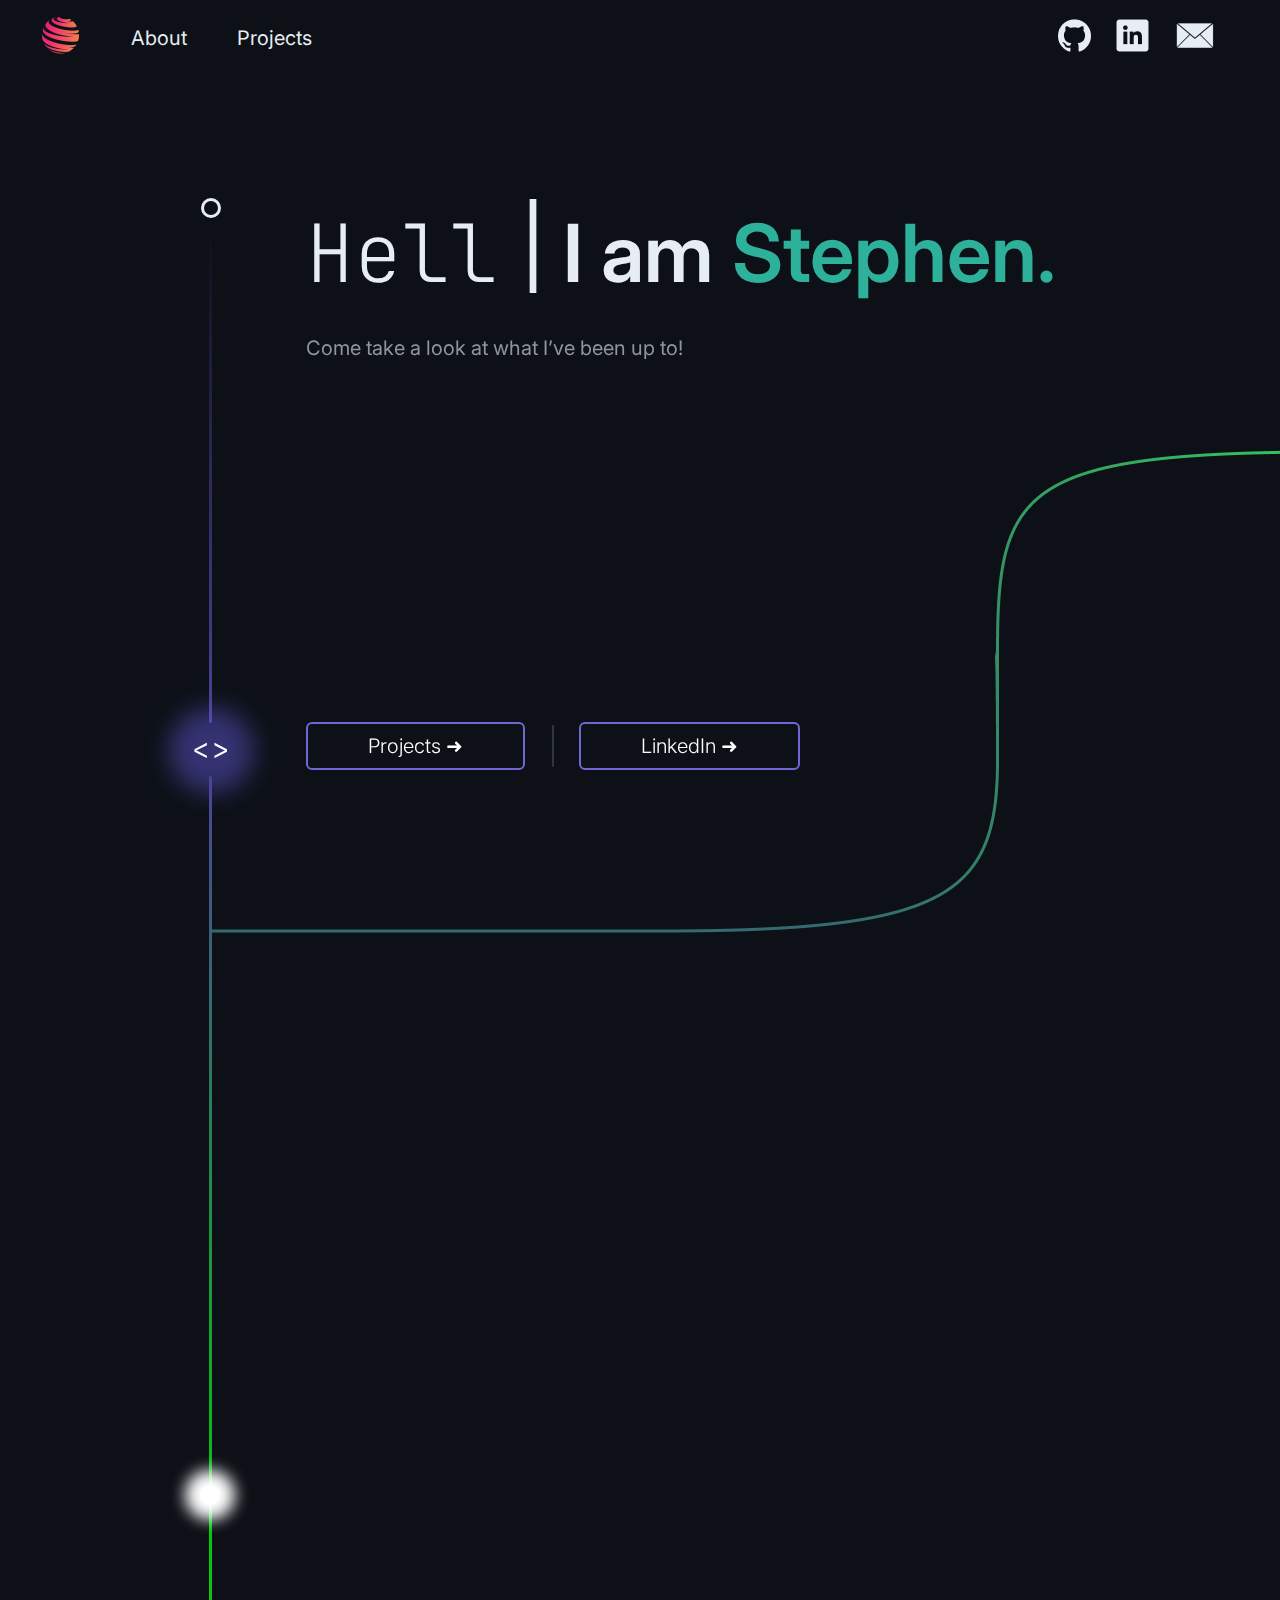
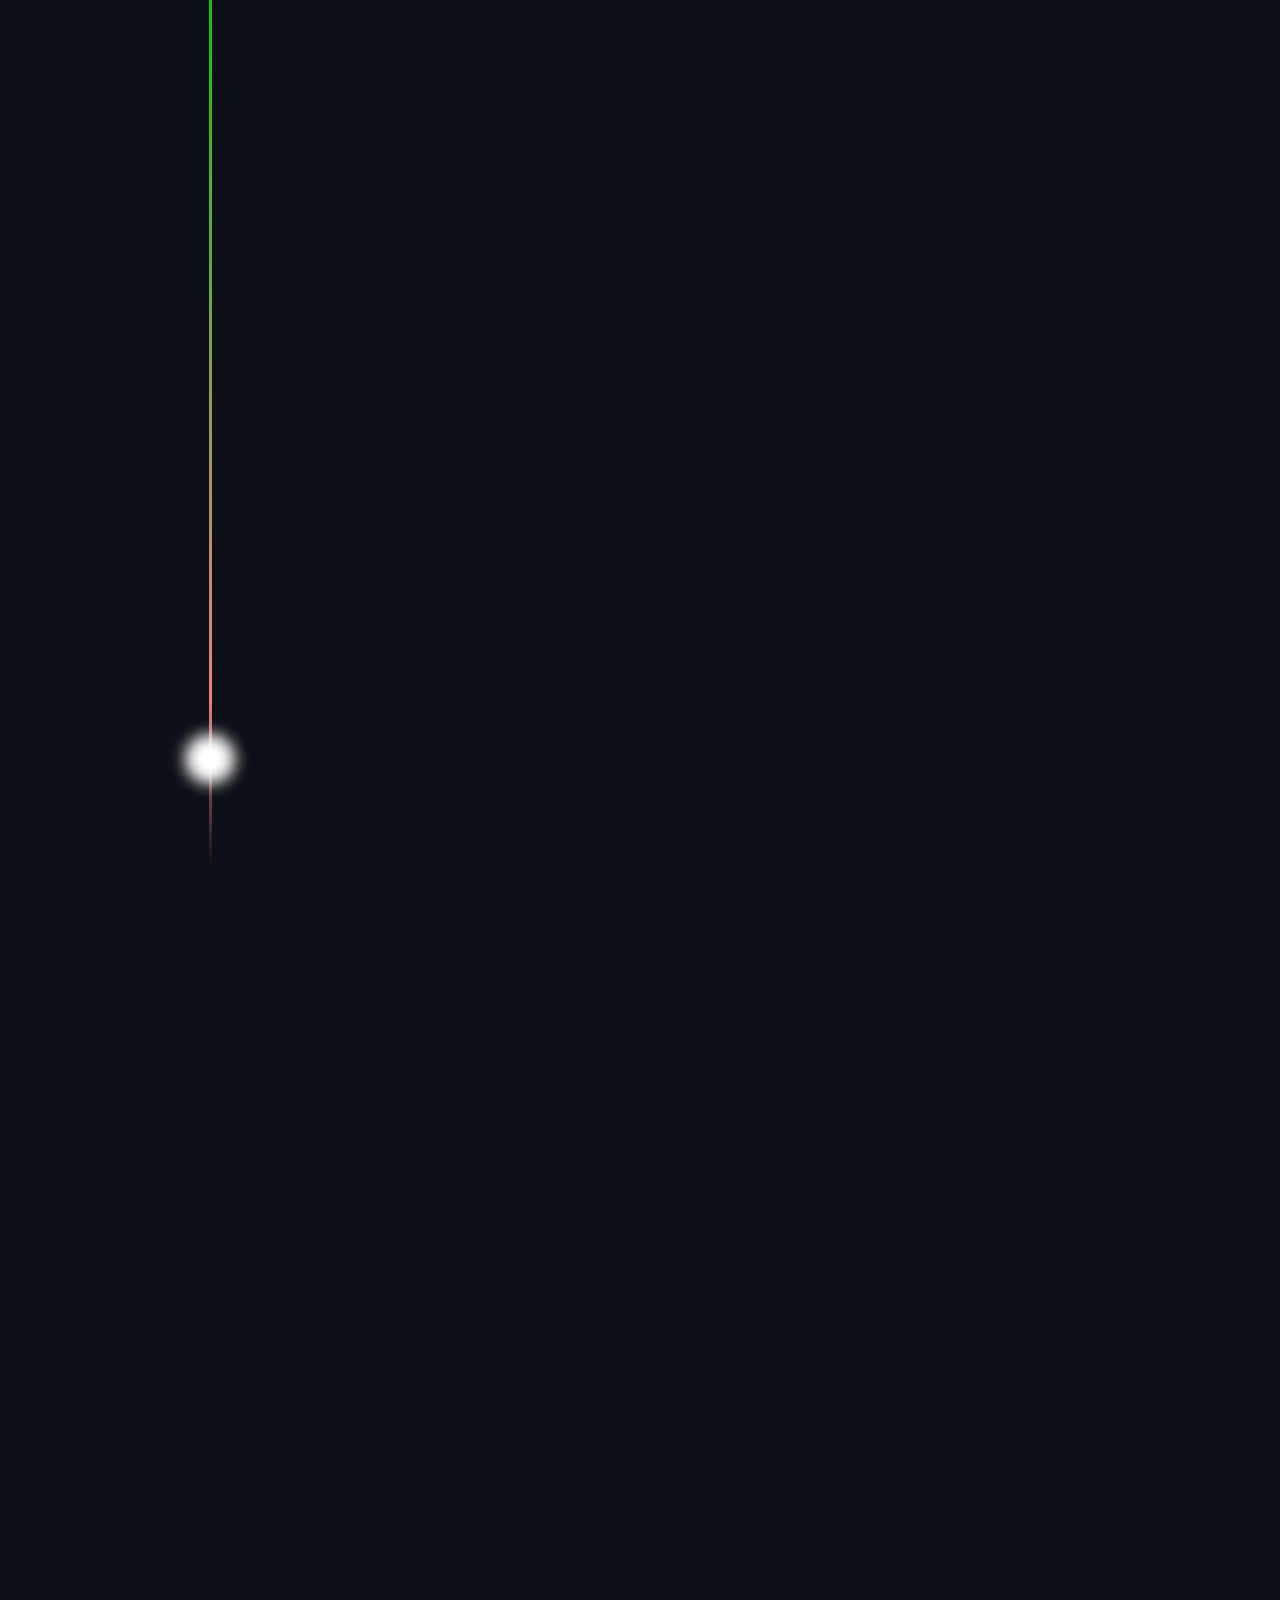
<file: index.html>
<!DOCTYPE html>
<html lang="en">
<head>
    <meta charset="UTF-8">
    <meta name="viewport" content="width=device-width, initial-scale=1.0">
    <title>Stephen's Zen Garden</title>
    <link rel="preconnect" href="https://fonts.googleapis.com">
    <link rel="preconnect" href="https://fonts.gstatic.com" crossorigin>
    <link href="https://fonts.googleapis.com/css2?family=Inter:wght@100..900&display=swap" rel="stylesheet">
    <link rel="icon" href="images/favicon.ico" type="image/x-icon">
    <link href="https://fonts.googleapis.com/css2?family=JetBrains+Mono:ital,wght@0,100..800;1,100..800&display=swap" rel="stylesheet">
    <link href="https://unpkg.com/aos@2.3.1/dist/aos.css" rel="stylesheet">
    <link rel="stylesheet" href="styles.css">
</head>
<body>
  <!--Navigation Bar-->
  <header class="header">
    <nav class="navbar">
      <div class = "left">
        <a href="index.html" class="logo">
          <img src="images/websitelogo.png">
        </a>
        <a href="#scrollaboutme">About</a>
        <a href="#scrollprojects">Projects</a>
      </div>

      <div class = "right">
        <a href="https://github.com/realstephendong" target="_blank" class ="right1">
          <img src="images/githublogo.png">
        </a>
        <a href="https://www.linkedin.com/in/stephen-dong/" target="_blank" class="right2">
          <img src="images/linkedin.png">
        </a>
        <a href="mailto:realstephendong@gmail.com" class="right3">
          <img src="images/emaillogo.png">
        </a>
      </div>
    </nav>
  </header>
  
  <!--Webpage begins-->
  <main>
    <div class="homepage" id="scrollhomepage">
      <!--Homepage title-->
      <h1 data-aos="fade-right" data-aos-duration="1000">
        <span id="typewriter"></span>
        <span id="cursor">|</span><span id="iam">I am </span><span id="name">Stephen.</span>
      </h1>
      <br>
      <p id="titlebody" data-aos="fade-right" data-aos-duration="1000">
        Come take a look at what I’ve been up to!
      </p>

      <!--Homepage Projects and Linkedin Button-->
      <div class="homebuttoncontainer" data-aos="fade-right" data-aos-duration="1000">
        <a href="#scrollprojects" class="glowbtn">Projects <span class="arrow">➜</span></a>
        <div class="btnseparator"></div>  
        <a href="https://www.linkedin.com/in/stephen-dong/" class="glowbtn">LinkedIn <span class="arrow">➜</span></a>
      </div>
      
      <!--About me-->
      <div class="aboutme" data-aos="fade-right" data-aos-duration="1500">
        <h1>About Me</h1>
        <p><br><br>Greetings!<br><br>
          I'm Stephen Dong, an 18-year-old from Canada, currently studying <span id='bold'>Computer Engineering</span> 
          at the <span id='bold'>University of Waterloo...</span> <br><br>
        </p>

        <a href='about.html' class="glowbtn">Read more <span class="arrow">➜</span></a>
      </div>

      <!--Projects-->
      <div class="projects" data-aos="fade-right" data-aos-duration="1500">
        <h1>Projects</h1>
          <div class="project1container">
            <a href="projects.html">
              <img id="resize" src="images/project1.png">
            </a>

            <div class="project1textcontainer">
              <h2>OncoAlert</h2>

              <p>A <span id="bold">cancer detection</span> machine learning app that detects <span id="bold">brain, breast, kidney, and oral cancer</span> based off user uploaded medical scans!</p>
              
              <a href="projects.html" class="glowbtn">See more <span class="arrow">➜</span></a>
            </div>
          </div>
      </div>
    </div>


    <!--Sidebar-->
    <div class="sidebar">
      <div id="bar1">
        <div class="barcircle"></div>
        <div class="bar1" data-aos="fade-down" data-aos-duration="1500"></div>
      </div>
    
      <div id="buttoncontainer">
        <div class="sidebarbutton"></div>
        <a class="btntext">&lt;&gt;</a>
      </div>

      <div class="bar2" data-aos="fade-up" data-aos-duration="1500"></div>

      <div class="decoimage" data-aos="fade-up" data-aos-duration="1500">
        <img src="images/deco1.png">
      </div>

      <!--About me bubble-->
      <div class="aboutmebubble" id="scrollaboutme"></div>

      <!--Projects bubble-->
      <div class="projectsbubble" id="scrollprojects"></div>
    </div>

    <!--Footer begins-->
    <footer class="footer" data-aos="fade-up" data-aos-duration="500">
      <div>
        <h1 class="foottitle">Let's get in touch.</h1>
        <p class="footpara">Now that you know me, let me get to know you!</p>
        <div class="footerbtncontainer">
          <a href="https://github.com/realstephendong" target="_blank" class="glowbtn">Github <span class="arrow">➜</span></a>
          <div class="footbtnseparator"></div>
          <a href="https://www.linkedin.com/in/stephen-dong/" target="_blank" class="glowbtn">LinkedIn <span class="arrow">➜</span></a>
          <div class="footbtnseparator"></div>
          <a href="mailto:realstephendong@gmail.com" class="glowbtn">Email <span class="arrow">➜</span></a>
        </div>
        <p class="footpara2">Coded and designed by Stephen Dong</p>
      </div>
    </footer>
  </main>
  
  <!--Scripts-->
  <script src="typinganimation.js"></script>
  <script src="https://unpkg.com/aos@2.3.1/dist/aos.js"></script>
        <script>
            document.querySelector('html').classList.remove('no-js');
            if (!window.Cypress) {
              const scrollCounter = document.querySelector('.js-scroll-counter');
      
              AOS.init({
                mirror: true
              });
      
              document.addEventListener('aos:in', function(e) {
                console.log('in!', e.detail);
              });
      
              window.addEventListener('scroll', function() {
                scrollCounter.innerHTML = window.pageYOffset;
              });
            }
          </script>
  <script>
    document.addEventListener('DOMContentLoaded', function() {
    document.querySelectorAll('a[href^="#"]').forEach(anchor => {
      anchor.addEventListener('click', function(e) {
        e.preventDefault();

        const targetId = this.getAttribute('href').substring(1);
        const targetElement = document.getElementById(targetId);
        const headerOffset = 160; 
        const elementPosition = targetElement.getBoundingClientRect().top;
        const offsetPosition = elementPosition + window.pageYOffset - headerOffset;

        window.scrollTo({
          top: offsetPosition,
          behavior: 'smooth'
        });
      });
    });
  });
  </script>
</body>
</html>
</file>
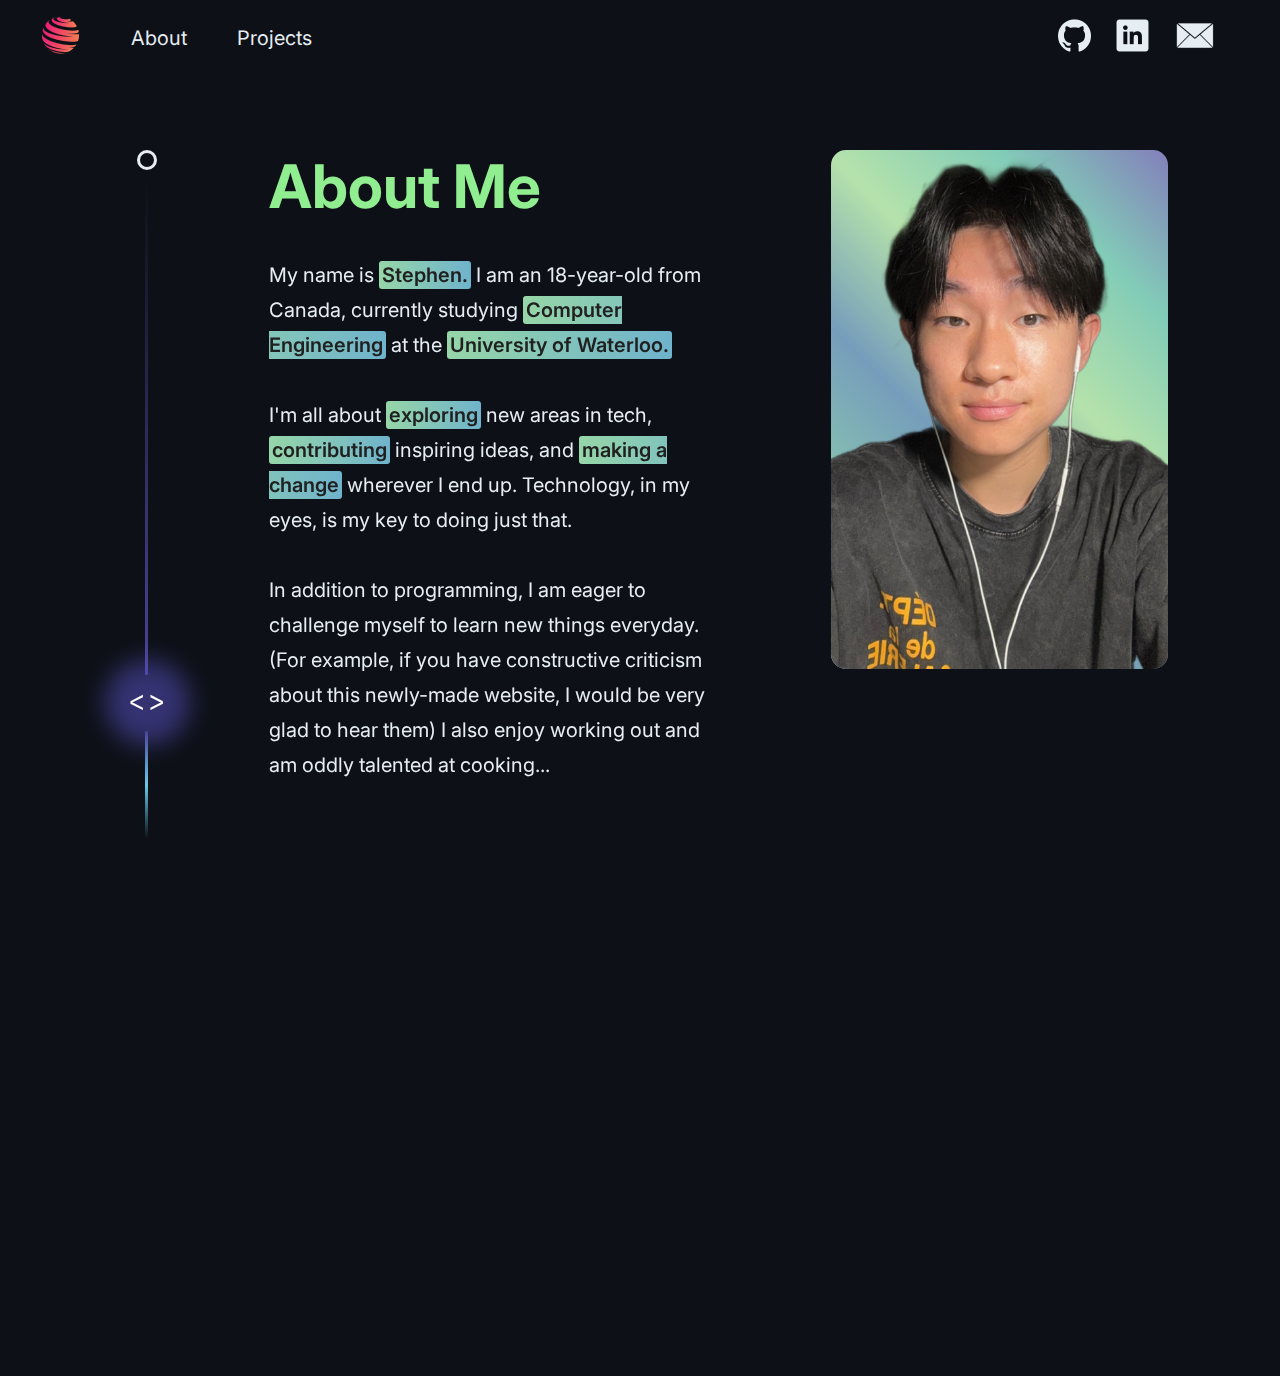
<file: about.html>
<!DOCTYPE html>
<html lang="en">
<head>
    <meta charset="UTF-8">
    <meta name="viewport" content="width=device-width, initial-scale=1.0">
    <title>About Me</title>
    <link rel="preconnect" href="https://fonts.googleapis.com">
    <link rel="preconnect" href="https://fonts.gstatic.com" crossorigin>
    <link href="https://fonts.googleapis.com/css2?family=Inter:wght@100..900&display=swap" rel="stylesheet">
    <link rel="icon" href="images/favicon.ico" type="image/x-icon">
    <link href="https://fonts.googleapis.com/css2?family=JetBrains+Mono:ital,wght@0,100..800;1,100..800&display=swap" rel="stylesheet">
    <link href="https://unpkg.com/aos@2.3.1/dist/aos.css" rel="stylesheet">
    <link rel="stylesheet" href="aboutstyles.css">
</head>
<body>
  <!--Navigation Bar-->
  <header class="header">
    <nav class="navbar">
      <div class = "left">
        <a href="index.html" class="logo">
          <img src="images/websitelogo.png">
        </a>
        <a href="about.html">About</a>
        <a href="projects.html">Projects</a>
      </div>

      <div class = "right">
        <a href="https://github.com/realstephendong" target="_blank" class ="right1">
          <img src="images/githublogo.png">
        </a>
        <a href="https://www.linkedin.com/in/stephen-dong/" target="_blank" class="right2">
          <img src="images/linkedin.png">
        </a>
        <a href="mailto:realstephendong@gmail.com" class="right3">
          <img src="images/emaillogo.png">
        </a>
      </div>
    </nav>
  </header>
  
  <!--Webpage begins-->
  <main>
    <div class="aboutmepage" data-aos="fade-right" data-aos-duration="1000">
      <!--Sidebar-->
      <div class="sidebar">
        <div id="bar1">
          <div class="barcircle"></div>
          <div class="bar1" data-aos="fade-down" data-aos-duration="1500"></div>
        </div>
      
        <div id="buttoncontainer"> 
          <div class="sidebarbutton"></div>
          <a class="btntext">&lt;&gt;</a>
        </div>

        <div class="bar2" data-aos="fade-up" data-aos-duration="1500"></div>
      </div>

      <!--About me section begins-->
      <div>
        <div class="aboutrow" data-aos="fade-right" data-aos-duration="1000">
          <div class="column desc" data-aos="zoom-in">
              <h1 id="abouttitle">About Me</h1>
              <p>
                My name is <span id="bold">Stephen.</span> I am an 18-year-old from Canada, currently studying 
                <span id="bold">Computer Engineering</span> at the <span id="bold">University of Waterloo.</span>
              <br> <br>
              I'm all about <span id="bold">exploring</span> new areas in tech, <span id="bold">contributing</span> inspiring ideas, and <span id="bold">making a change</span> wherever I end up. 
                Technology, in my eyes, is my key to doing just that. 
              <br><br> In addition to programming, I am eager to challenge myself to learn new things 
                everyday. (For example, if you have constructive criticism about this newly-made website, I would be very glad to hear them) I 
                also enjoy working out and am oddly talented at cooking...
              </p>
          </div>
          <div class="column image">
              <img src="images/descpic.png" />
          </div>
        </div>
      </div>
    
      
    </div>
    
    <!--Footer begins-->
    <footer class="footer" data-aos="fade-up" data-aos-duration="500">
      <div>
        <h1 class="foottitle">Let's get in touch.</h1>
        <p class="footpara">Now that you know me, let me get to know you!</p>
        <div class="footerbtncontainer">
          <a href="https://github.com/realstephendong" target="_blank" class="glowbtn">Github <span class="arrow">➜</span></a>
          <div class="footbtnseparator"></div>
          <a href="https://www.linkedin.com/in/stephen-dong/" target="_blank" class="glowbtn">LinkedIn <span class="arrow">➜</span></a>
          <div class="footbtnseparator"></div>
          <a href="mailto:realstephendong@gmail.com" class="glowbtn">Email <span class="arrow">➜</span></a>
        </div>
        <p class="footpara2">Coded and designed by Stephen Dong</p>
      </div>
    </footer>
  </main>

  
  
  <!--Scripts-->
  <script src="https://unpkg.com/aos@2.3.1/dist/aos.js"></script>
        <script>
            document.querySelector('html').classList.remove('no-js');
            if (!window.Cypress) {
              const scrollCounter = document.querySelector('.js-scroll-counter');
      
              AOS.init({
                mirror: true
              });
      
              document.addEventListener('aos:in', function(e) {
                console.log('in!', e.detail);
              });
      
              window.addEventListener('scroll', function() {
                scrollCounter.innerHTML = window.pageYOffset;
              });
            }
          </script>
  <script>
    document.addEventListener('DOMContentLoaded', function() {
    document.querySelectorAll('a[href^="#"]').forEach(anchor => {
      anchor.addEventListener('click', function(e) {
        e.preventDefault();

        const targetId = this.getAttribute('href').substring(1);
        const targetElement = document.getElementById(targetId);
        const headerOffset = 200; 
        const elementPosition = targetElement.getBoundingClientRect().top;
        const offsetPosition = elementPosition + window.pageYOffset - headerOffset;

        window.scrollTo({
          top: offsetPosition,
          behavior: 'smooth'
        });
      });
    });
  });
  </script>
</body>
</html>
</file>
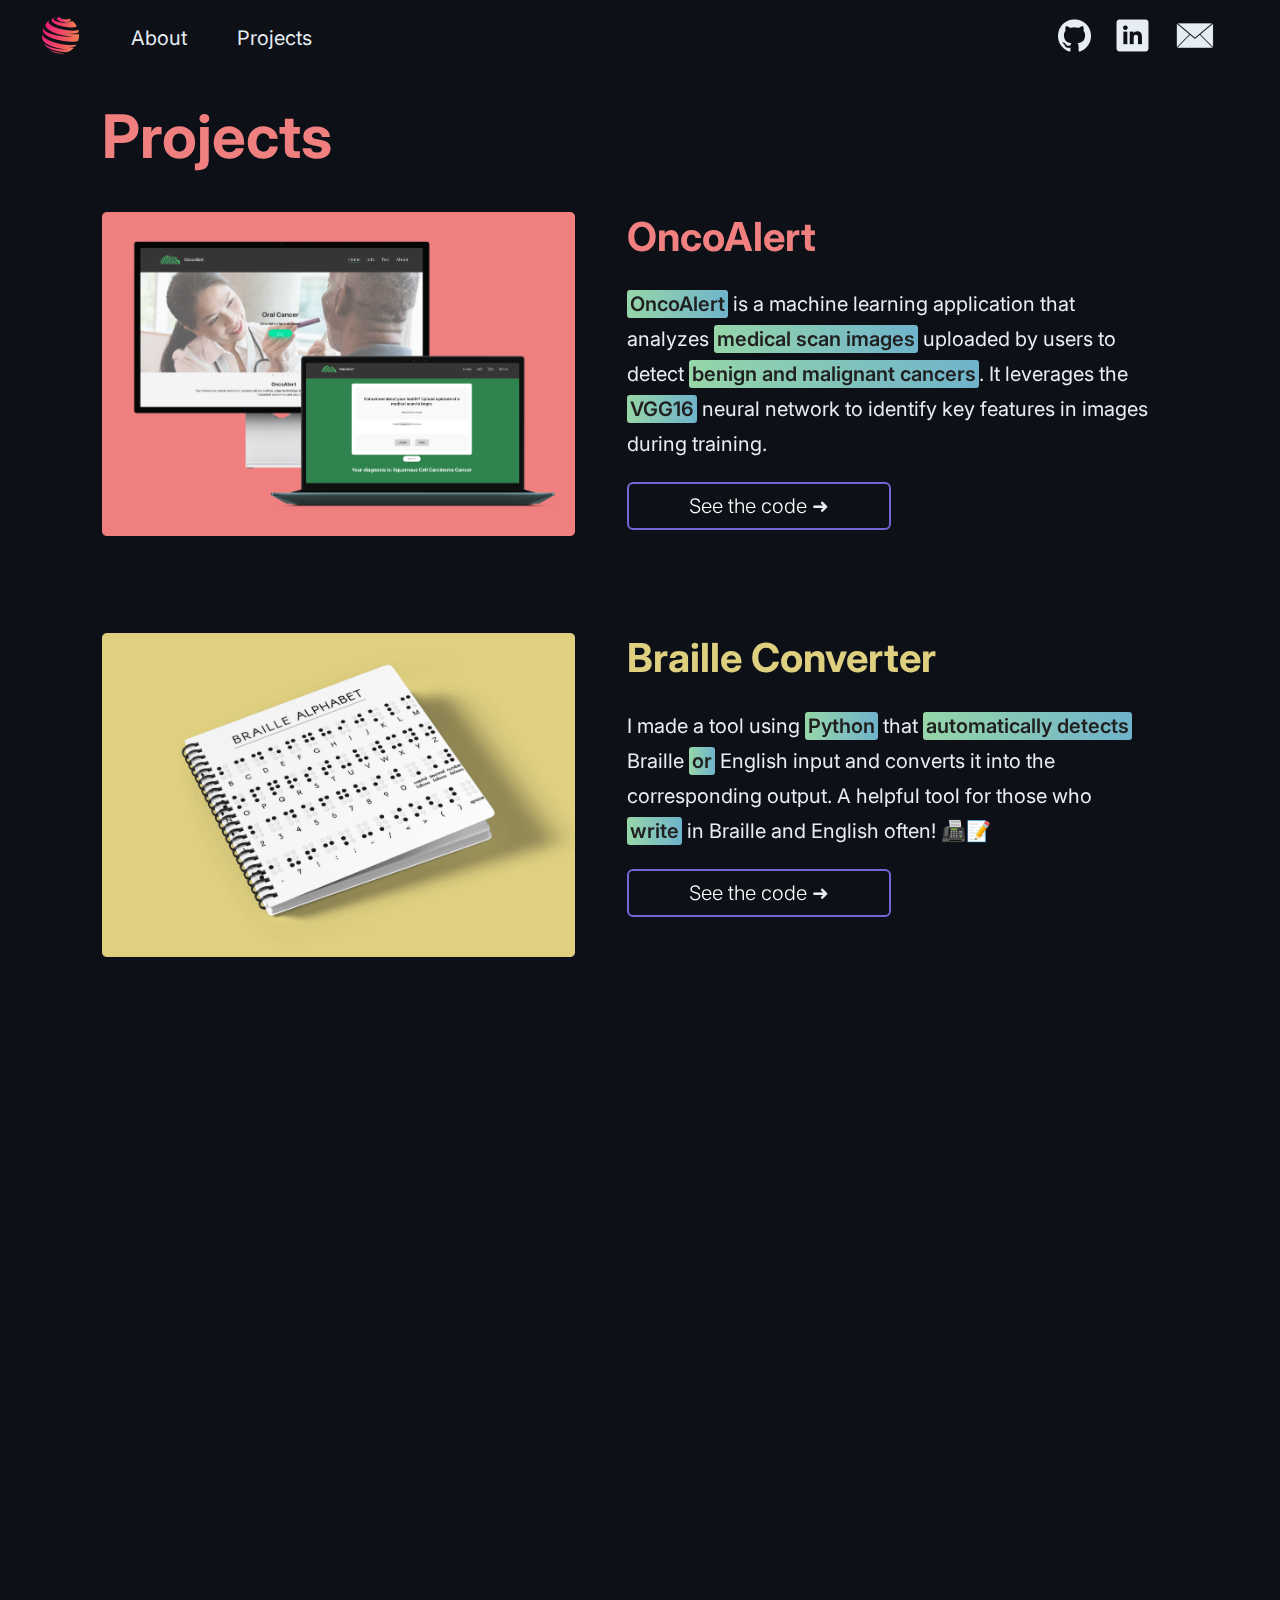
<file: projects.html>
<!DOCTYPE html>
<html lang="en">
<head>
    <meta charset="UTF-8">
    <meta name="viewport" content="width=device-width, initial-scale=1.0">
    <title>Projects</title>
    <link rel="preconnect" href="https://fonts.googleapis.com">
    <link rel="preconnect" href="https://fonts.gstatic.com" crossorigin>
    <link href="https://fonts.googleapis.com/css2?family=Inter:wght@100..900&display=swap" rel="stylesheet">
    <link rel="icon" href="images/favicon.ico" type="image/x-icon">
    <link href="https://fonts.googleapis.com/css2?family=JetBrains+Mono:ital,wght@0,100..800;1,100..800&display=swap" rel="stylesheet">
    <link href="https://unpkg.com/aos@2.3.1/dist/aos.css" rel="stylesheet">
    <link rel="stylesheet" href="projectsstyles.css">
</head>
<body>
  <!--Navigation Bar-->
  <header class="header">
    <nav class="navbar">
      <div class = "left">
        <a href="index.html" class="logo">
          <img src="images/websitelogo.png">
        </a>
        <a href="about.html">About</a>
        <a href="projects.html">Projects</a>
      </div>

      <div class = "right">
        <a href="https://github.com/realstephendong" target="_blank" class ="right1">
          <img src="images/githublogo.png">
        </a>
        <a href="https://www.linkedin.com/in/stephen-dong/" target="_blank" class="right2">
          <img src="images/linkedin.png">
        </a>
        <a href="mailto:realstephendong@gmail.com" class="right3">
          <img src="images/emaillogo.png">
        </a>
      </div>
    </nav>
  </header>
  
  <!--Projects main begins-->
  <main>
    <div class="projtitle">
      <h1 class="projrow" data-aos="fade-right" data-aos-duration="1000">
        Projects
      </h1>
    </div>

    <div class="projects">

      <div class="projrow" data-aos="fade-right" data-aos-duration="1000">
        <div class="column desc" data-aos="zoom-in">
            <h1 id="proj1">OncoAlert</h1>
            <p>
              <span id="bold">OncoAlert</span> is a machine learning application that analyzes <span id="bold">medical scan images</span> uploaded by users to detect <span id="bold">benign and malignant cancers</span>. It leverages the <span id="bold">VGG16</span> neural network to identify key features in images during training.</p>
            <a href="https://github.com/realstephendong/OncoAlert" target="_blank" class="glowbtn">See the code <span class="arrow">➜</span></a>
        </div>
        <div class="column image">
            <img src="images/project1.png" />
        </div>
      </div>

      <div class="projrow" data-aos="fade-right" data-aos-duration="1000">
        <div class="column desc" data-aos="zoom-in">
            <h1 id="proj4">Braille Converter</h1>
            <p>
              <p>
                I made a tool using <span id="bold">Python</span> that <span id="bold">automatically detects</span> Braille <span id="bold">or</span> English input and converts it into the corresponding output. A helpful tool for those who <span id="bold">write</span> in Braille and English often! 📠📝
              </p>
            <a href="https://github.com/realstephendong/Braille-Converter" target="_blank" class="glowbtn">See the code <span class="arrow">➜</span></a>
        </div>
        <div class="column image">
            <img src="images/project4.png" />
        </div>
      </div>

      <div class="projrow" data-aos="fade-right" data-aos-duration="1000">
          <div class="column desc" data-aos="zoom-in">
              <h1 id="proj2">SuperMario in Java</h1>
              <p>
                A <span id="bold">SuperMario game</span> made entirely using Java and it's <span id="bold">GUI capabilities.</span>
                Players can select between three levels and two characters. <span id="bold">(Mario and Luigi)</span><br><br>Psssst... There’s a secret level somewhere!
              </p>
              <a href="https://github.com/realstephendong/supermario" target="_blank" class="glowbtn">See the code <span class="arrow">➜</span></a>
          </div>
          <div class="column image">
              <img src="images/project2.png" />
          </div>
      </div>

      <div class="projrow" data-aos="fade-right" data-aos-duration="1000">
        <div class="column desc" data-aos="zoom-in">
            <h1 id="proj3">StepCode Education GUI</h1>
            <p>
              This <span id="bold">interactive GUI</span> made in Java guides users through the fundamentals of <span id="bold">Java's classes and objects,</span> and includes a final test with a certificate upon completion.
            </p>
            <a href="https://github.com/realstephendong/stepcode-educational-GUI" target="_blank" class="glowbtn">See the code <span class="arrow">➜</span></a>
        </div>
        <div class="column image">
            <img src="images/project3.png" />
        </div>
      </div>

      
    </div>
      

    <!--Footer begins-->
    <footer class="footer" data-aos="fade-up" data-aos-duration="500">
      <div>
        <h1 class="foottitle">Let's get in touch.</h1>
        <p class="footpara">Now that you know me, let me get to know you!</p>
        <div class="footerbtncontainer">
          <a href="https://github.com/realstephendong" target="_blank" class="glowbtn">Github <span class="arrow">➜</span></a>
          <div class="footbtnseparator"></div>
          <a href="https://www.linkedin.com/in/stephen-dong/" target="_blank" class="glowbtn">LinkedIn <span class="arrow">➜</span></a>
          <div class="footbtnseparator"></div>
          <a href="mailto:realstephendong@gmail.com" class="glowbtn">Email <span class="arrow">➜</span></a>
        </div>
        <p class="footpara2">Coded and designed by Stephen Dong</p>
      </div>
    </footer>
  </main>
  
  <!--Scripts-->
  <script src="https://unpkg.com/aos@2.3.1/dist/aos.js"></script>
        <script>
            document.querySelector('html').classList.remove('no-js');
            if (!window.Cypress) {
              const scrollCounter = document.querySelector('.js-scroll-counter');
      
              AOS.init({
                mirror: true
              });
      
              document.addEventListener('aos:in', function(e) {
                console.log('in!', e.detail);
              });
      
              window.addEventListener('scroll', function() {
                scrollCounter.innerHTML = window.pageYOffset;
              });
            }
          </script>
  <script>
    document.addEventListener('DOMContentLoaded', function() {
    document.querySelectorAll('a[href^="#"]').forEach(anchor => {
      anchor.addEventListener('click', function(e) {
        e.preventDefault();

        const targetId = this.getAttribute('href').substring(1);
        const targetElement = document.getElementById(targetId);
        const headerOffset = 200; 
        const elementPosition = targetElement.getBoundingClientRect().top;
        const offsetPosition = elementPosition + window.pageYOffset - headerOffset;

        window.scrollTo({
          top: offsetPosition,
          behavior: 'smooth'
        });
      });
    });
  });
  </script>
</body>
</html>
</file>
<file: styles.css>
* {
  margin: 0;
  padding: 0;
  box-sizing: border-box; 
  font-family: 'Inter', sans-serif;
  font-size: 20px;
  scroll-behavior: smooth;
}

body {
  min-height: 100vh;
  background: #0D1117;
  overflow-x: hidden;
} 

#bold {
  font-weight: 600;
  color: rgb(32, 32, 32);
  background-image: linear-gradient(to right, #96d6a8, #6fb3cc);
  border-radius: 3px;
  padding: 3px;
  padding-top: 2px;
  padding-bottom: 2px;
}

.header {
  position: fixed;
  top: 0;
  left: 0;
  width: 100%;
  padding: 15px 40px;
  background: #0D1117;
  justify-content: space-between;
  z-index: 100;
}

.navbar {
  color: #E6EDF3;
  font-size: 10px;
  display: flex;
  justify-content: space-between;
  align-items: center;
  padding: 0px;
}

.left, .right {
  display: flex;
  align-items: center;
}

.left a {
  color: #E6EDF3;
  text-decoration: none;
  border-radius: 4px;
  margin-right: 50px; /* Adjust spacing between links */
  transition: 0.2s ease;
}

.left .logo:hover {
  opacity:0.7
  
}

.right a {
  border-radius: 4px;
  margin-right: 25px;
  transition: 0.2s ease;
}

.left a:hover {
  color: #B2BCC3;
  border-radius: 4px;
}

.right .right1 {
  border-radius: 4px;
}

.right .right1:hover,.right .right2:hover,.right .right3:hover   {
  opacity: 0.7;
} 

/*Main Page Begins*/

.homepage {
  height: 100%;
  display: flex;
  flex-direction: column;
  padding-right: 60px;
  padding-left: 50px;
  padding-top: 20vh;
  width: 80%;
  float:right;
  text-align: left;
  color: #8D96A0;
}

#name {
  font-size: 80px;
  font-weight:600;
  color: #2DB19B;
}
#iam {
  font-size:80px;
  font-weight: 600;
  color: #E6EDF3;
}
#titlebody {
  font-size: 20px;
  font-weight: 400;
}

#typewriter {
  font-family: "Jetbrains Mono", monospace;
  font-weight: 200;
  font-size: 80px;
  color: #E6EDF3;
}

#cursor {
  font-family: "Jetbrains Mono", monospace;
  font-weight: 200;
  font-size: 100px;
  color: #E6EDF3;
  animation: blink .7s linear infinite;
}

@keyframes blink {
  0% {
    opacity:100;
  }
  50% {
    opacity: 0%;
  }
}

/*Sidebar Begins*/
.sidebar {
  height: 360vh;
  width: 15vw;
  display: flex;
  flex-direction: column;
  justify-content: right;
  padding-left: 15%;
  padding-top: 22vh;
  background: #0D1117;
}


.barcircle {
  width: 20px;
  height: 20px;
  background-color: transparent;
  border-radius:50%;
  border:3px solid #E6EDF3;
  margin-left: 9px;
}

.bar1 {
  width: 3px;
  background: linear-gradient(transparent, #4A4499);;
  height: 55vh;
  margin-left: 17px;
  margin-top: 10px;
  border-radius: 4px;
}

.sidebarbutton {
  background: #5E55CD;
  position: absolute;
  opacity: 0.5;
  height: 35px;
  width: 35px;
  border-radius: 50%;
  margin-left: 2px;
  margin-top: 10px;
  transition: 0.4s ease;
  box-shadow: 0px 0px 25px 25px #5E55CD;
}

.sidebarbutton:hover {
  box-shadow: 0 0 40px 40px #5E55CD;
}

.btntext {
  position: absolute;
  font-family: "Jetbrains Mono", monospace;
  margin-top: 7px;
  letter-spacing: 3px;
  font-size: 29px;
  font-weight: 300;
  pointer-events: none;
  color: white;
}

.decoimage {
  position: absolute;
  margin-top: 28vh;
  margin-left: 18px;
  pointer-events: none;
}

.bar2 {
  width: 3px;
  background: linear-gradient(#4A4499, #00C808, lightcoral 90%, transparent);
  height: 188vh;
  margin-left: 17px;
  margin-top: 53px;
  border-radius: 4px;
}

.aboutmebubble {
  background: #ffffff;
  position: absolute;
  opacity: 1;
  height: 20px;
  width: 20px;
  border-radius: 50%;
  margin-left: 8px;
  margin-top: 143vh;
  transition: 0.4s ease-in-out;
  box-shadow: 0px 0px 15px 15px #ffffff;
}

.aboutmebubble:hover {
  box-shadow: 0 0 25px 25px #ffffff;
}

.projectsbubble {
  background: #ffffff;
  position: absolute;
  opacity: 1;
  height: 20px;
  width: 20px;
  border-radius: 50%;
  margin-left: 8px;
  margin-top: 239vh;
  transition: 0.4s ease-in-out;
  box-shadow: 0px 0px 15px 15px #ffffff;
}

.projectsbubble:hover {
  box-shadow: 0 0 25px 25px #ffffff;
}
/*Sidebar Ends*/

/*Mainpage Buttons*/
.homebuttoncontainer {
  position: absolute;
  margin-top: 58vh;
  margin-right: 100px;
  row-gap: 50px;
}

.glowbtn {
  display: inline-block;
  padding: 10px 60px;
  color:#ffffff;
  text-decoration: none;
  border-radius: 6px;
  border: 2px solid #6F68D4;
  margin-top: 20px;
  font-size: 20px;
  font-weight: 300;
  cursor: pointer;
  transition: .5s ease;
}

.glowbtn:hover {
  background: #6F68D4; 
  box-shadow: 0 0 5px #6F68D4, 0 0 25px #6F68D4, 0 0 50px #6F68D4, 0 0 100px #6F68D4;
}

.glowbtn .arrow {
  display: inline-block;
  transition: transform 0.3s ease, opacity 0.3s ease;
}

.glowbtn:hover .arrow {
  transform: translateX(10px);
}

.btnseparator {
  display: inline;
  padding-top: 9px;
  padding-bottom: 9px;
  margin-left: 22px;
  margin-right: 25px;
  border-radius: 4px;
  border-left: 2px solid #30363D;
} 

@media screen and (max-width: 1024px) {
  .btnseparator {
    display: none;
  }
  .glowbtn {
    margin-right: 15px;
  }
}
/*Mainpage Buttons ends*/

/*About me Section */
.aboutme {
  line-height: 35px;
  position: absolute;
  margin-top: 144vh;
}


.aboutme h1 { 
  font-weight: 700;
  font-size: 60px;
  color: #25B64D;
}

.aboutme p {
  padding-right: 150px;
  font-weight: 400;
}
/*About me Section ends*/

/*Projects Section*/
#resize {
  height: auto;
  width: auto;
  max-width: 600px;
}

#resize:hover {
  height: auto;
  width: auto;
  max-width: 650px;
}

.projects {
  position: absolute;
  margin-top: 238vh;
}

.projects h1 {
  font-weight: 700;
  font-size: 60px;
  color: lightcoral;
}

.project1container {
  display: flex;
  align-items: flex-start; 
  margin: 0;
  padding: 0px;
}

.project1container img {
  margin-left: -200px; 
  margin-top: 50px;
  transition: 0.6s ease;
}

.project1textcontainer h2 {
  line-height: 50px;
  font-size: 40px;
  font-weight: 600;
  color: lightcoral;
  margin-top: 50px;
  margin-bottom: 50px;
}

.project1textcontainer {
  display: inline-block;
  padding-right: 150px;
  padding-left: 100px;
  line-height: 35px;
}

.project1textcontainer a {
  display: inline-block;
  margin-top: 50px;
}

@media screen and (max-width: 1024px) {
  .project1container {
    flex-direction: column;
  }

  .project1container img {
    margin: 5% 0 0 0;
  }  

  #resize {
    max-width: 80%;
  }

  #resize:hover {
    max-width: 88%;
  }

  .project1textcontainer {
    padding: 0 10% 0 0;
  }

  .sidebar {
    height: 420vh;
  }

  .bar2 {
    height: 100%;
  }
}
/*Projects Section Ends*/

/*Footer begins */
.footer {
  display: flex;
  flex-direction: column;
  height: 430px;
  background: #007a47;
  background-size: 200% 200%;
  animation: color 8s ease-in-out infinite;
  padding: 5% 10% 5% 10%;
}

@keyframes color {
  0% {
    background-position: 0 50%;
  }
  50% {
    background-position: 100% 50%;
  }
  100% {
    background-position: 0 50%;
  }
}

.foottitle {
  color: #E6EDF3;
  font-size: 50px;
  font-weight: 600;
  outline: none;
  animation: animate 8s ease infinite; 
}

@keyframes animate {
  0%, 40%, 80%
  {
    color: #E6EDF3;
    text-shadow: none;

  }
  20%, 60%
  {
    color: white;
    text-shadow: 0 0 10px #E6EDF3,
      0 0 15px #E6EDF3,
      0 0 20px #E6EDF3,
      0 0 35px #E6EDF3,
      0 0 50px #E6EDF3;
  }
}

.footpara {
  margin-top: 30px;
  margin-bottom: 20px;
  color: #E6EDF3;
}

.footbtnseparator {
  display: inline;
  padding-top: 9px;
  padding-bottom: 9px;
  margin-left: 22px;
  margin-right: 25px;
  border-radius: 4px;
  border-left: 2px solid #E6EDF3;
}

.footpara2 {
  margin-top: 50px;
  margin-bottom: 20px;
  color: #E6EDF3;
  font-style: italic;
}

@media screen and (max-width: 1024px) {
  .footer {
    height: 100%;
    padding: 10% 10% 10% 10%;
  }
}
</file>
<file: aboutstyles.css>
* {
  margin: 0;
  padding: 0;
  font-family: 'Inter', sans-serif;
  font-size: 20px;
  box-sizing: border-box;
  scroll-behavior: smooth;
  color: #E6EDF3;
}

body {
  background: #0D1117;
} 

#bold {
  font-weight: 600;
  color: rgb(32, 32, 32);
  background-image: linear-gradient(to right, #96d6a8, #6fb3cc);
  border-radius: 3px;
  padding: 3px;
  padding-top: 2px;
  padding-bottom: 2px;
}

/*Navigation bar*/
.header {
  position: fixed;
  top: 0;
  left: 0;
  width: 100%;
  padding: 15px 40px;
  background: #0D1117;
  z-index: 100;
}

.navbar {
  color: #E6EDF3;
  font-size: 10px;
  display: flex;
  justify-content: space-between;
  align-items: center;
  padding: 0px;
}

.left, .right {
  display: flex;
  align-items: center;
}

.left a {
  color: #E6EDF3;
  text-decoration: none;
  margin-right: 50px; /* Adjust spacing between links */
  transition: 0.2s ease;
}

.left .logo:hover {
  opacity:0.7
  
}

.right a {
  margin-right: 25px;
  transition: 0.2s ease;
}

.left a:hover {
  color: #B2BCC3;
}

.right .right1:hover,.right .right2:hover,.right .right3:hover   {
  opacity: 0.7;
}
/*Navigation bar ends*/

/*Button CSS*/
.glowbtn {
  display: inline-block;
  padding: 10px 60px;
  color:#ffffff;
  text-decoration: none;
  border-radius: 6px;
  border: 2px solid #6F68D4;
  margin-top: 20px;
  font-size: 20px;
  font-weight: 300;
  cursor: pointer;
  transition: .5s ease;
}

.glowbtn:hover {
  background: #6F68D4; 
  box-shadow: 0 0 5px #6F68D4, 0 0 25px #6F68D4, 0 0 50px #6F68D4, 0 0 100px #6F68D4;
}

.glowbtn .arrow {
  display: inline-block;
  transition: transform 0.3s ease, opacity 0.3s ease;
}

.glowbtn:hover .arrow {
  transform: translateX(10px);
}
/*Button CSS Ends */

/* Start About Me Page */
.aboutmepage {
  display: flex;
  padding: 0 0 0 10%;
  margin: 0;
}

/* About Row */
.aboutrow {
  margin-top: 150px;
}

.aboutrow:after {
  content: '';
  display: table;
  clear: both;
}

.column {
  float: left;
  width: 100%
}

.desc {
  width: 60%;
  padding: 0 10% 5% 10%;
}

#abouttitle {
  font-size: 60px;
  color: lightgreen;
  padding: 0 0 8% 0;
}

.desc p {
  line-height: 35px;
}

.image {
  margin-bottom: 5%;
  width: 30%;
  transition: 0.4s ease;
  background: linear-gradient(45deg, #bbd0e7, #88c5b0, #769dbb, #b5e2ab, #82ccb7, #837fbb);
  background-size: 100% 100%;
  animation: fade 4s ease-in-out infinite;
  border-radius: 15px;
  transition: 0.5s ease;
}

@keyframes fade {
  0% {
    background-position: 0 50%;
  }
  50% {
    background-position: 100% 50%;
  }
  100% {
    background-position: 0 50%;
  }
}

.image img {
  margin-bottom: -5px;
  padding: 0 0 0 0;
  width: 100%;
  height: 100%;
  border-radius: 15px;
}

@media screen and (max-width: 1024px) {
  .column {
      width: 100%;
  }
  
  .image {
    width: 80%;
    margin: 5% 10% 10% 10%;
  }
}
/*Main Page Ends*/

/*Sidebar*/
.sidebar {
  display: flex;
  flex-direction: column;
  padding: 150px 0 0 0;
  background: #0D1117;
}

.barcircle {
  width: 20px;
  height: 20px;
  background-color: transparent;
  border-radius:50%;
  border:3px solid #E6EDF3;
  margin-left: 9px;
}

.bar1 {
  width: 3px;
  background: linear-gradient(transparent, #4A4499);;
  height: 55vh;
  margin-left: 17px;
  margin-top: 10px;
  border-radius: 4px;
}

.sidebarbutton {
  background: #5E55CD;
  position: absolute;
  opacity: 0.5;
  height: 35px;
  width: 35px;
  border-radius: 50%;
  margin-left: 2px;
  margin-top: 10px;
  transition: 0.4s ease;
  box-shadow: 0px 0px 25px 25px #5E55CD;
}

.sidebarbutton:hover {
  box-shadow: 0 0 40px 40px #5E55CD;
}

.btntext {
  position: absolute;
  font-family: "Jetbrains Mono", monospace;
  margin-top: 7px;
  letter-spacing: 3px;
  font-size: 29px;
  font-weight: 300;
  pointer-events: none;
  color: white;
}

.bar2 {
  width: 3px;
  background: linear-gradient(#4A4499, #66CAEA, transparent);
  height: 100%;
  margin-left: 17px;
  margin-top: 56px;
  border-radius: 4px;
}
/*Sidebar ends*/


/*Footer begins */
.footer {
  border: 0;
  display: flex;
  flex-direction: column;
  background: #007a47;
  animation: color 8s ease-in-out infinite;
  z-index: 100;
  padding: 6% 10% 5% 11%;
}

@keyframes color {
  0% {
    background-position: 0 50%;
  }
  50% {
    background-position: 100% 50%;
  }
  100% {
    background-position: 0 50%;
  }
}

.foottitle {
  color: #E6EDF3;
  font-size: 50px;
  font-weight: 600;
  animation: animate 8s ease infinite; 
}

@keyframes animate {
  0%, 40%, 80%
  {
    color: #E6EDF3;
    text-shadow: none;

  }
  20%, 60%
  {
    color: white;
    text-shadow: 0 0 10px #E6EDF3,
      0 0 15px #E6EDF3,
      0 0 20px #E6EDF3,
      0 0 35px #E6EDF3,
      0 0 50px #E6EDF3;
  }
}

.footpara {
  margin-top: 30px;
  margin-bottom: 20px;
  color: #E6EDF3;
}

.footbtnseparator {
  display: inline;
  padding-top: 9px;
  padding-bottom: 9px;
  margin-left: 22px;
  margin-right: 25px;
  border-radius: 4px;
  border-left: 2px solid #E6EDF3;
}

.footpara2 {
  margin-top: 50px;
  margin-bottom: 20px;
  color: #E6EDF3;
  font-style: italic;
}

@media screen and (max-width: 1024px) {
  .footer {
    padding: 10% 10% 10% 10%;
  }
}
</file>
<file: projectsstyles.css>
* {
  margin: 0;
  padding: 0;
  box-sizing: border-box; 
  font-family: 'Inter', sans-serif;
  font-size: 20px;
  scroll-behavior: smooth;
  color: #E6EDF3;
}

body {
  min-height: 100vh;
  background: #0D1117;
} 

#bold {
  font-weight: 600;
  color: rgb(32, 32, 32);
  background-image: linear-gradient(to right, #96d6a8, #6fb3cc);
  border-radius: 3px;
  padding: 3px;
  padding-top: 2px;
  padding-bottom: 2px;
}

/*Navigation bar*/
.header {
  position: fixed;
  top: 0;
  left: 0;
  width: 100%;
  padding: 15px 40px;
  background: #0D1117;
  z-index: 100;
}

.navbar {
  color: #E6EDF3;
  font-size: 10px;
  display: flex;
  justify-content: space-between;
  align-items: center;
  padding: 0px;
}

.left, .right {
  display: flex;
  align-items: center;
}

.left a {
  color: #E6EDF3;
  text-decoration: none;
  border-radius: 4px;
  margin-right: 50px; /* Adjust spacing between links */
  transition: 0.2s ease;
}

.left .logo:hover {
  opacity:0.7
  
}

.right a {
  border-radius: 4px;
  margin-right: 25px;
  transition: 0.2s ease;
}

.left a:hover {
  color: #B2BCC3;
  border-radius: 4px;
}

.right .right1:hover,.right .right2:hover,.right .right3:hover   {
  opacity: 0.7;
}
/*Navigation bar ends*/

/*Button CSS*/
.glowbtn {
  display: inline-block;
  padding: 10px 60px;
  color:#ffffff;
  text-decoration: none;
  border-radius: 6px;
  border: 2px solid #6F68D4;
  margin-top: 20px;
  font-size: 20px;
  font-weight: 300;
  cursor: pointer;
  transition: .5s ease;
}

.glowbtn:hover {
  background: #6F68D4; 
  box-shadow: 0 0 5px #6F68D4, 0 0 25px #6F68D4, 0 0 50px #6F68D4, 0 0 100px #6F68D4;
}

.glowbtn .arrow {
  display: inline-block;
  transition: transform 0.3s ease, opacity 0.3s ease;
}

.glowbtn:hover .arrow {
  transform: translateX(10px);
}
/*Button CSS Ends */

/*Projects Page*/
.projectspage {
  display: flex;
}

/*Page Title*/
.projtitle {
  padding: 0 10% 0 8%;
  color: white;
  margin-top: 100px;
}

.projtitle h1 {
  font-size: 60px;
  color: lightcoral;
}
/*Page Title Ends*/

/*Projects section begins*/
.projects {
  padding: 0 10% 5% 8%;
}

.projrow {
  width: 100%;
  margin-top: 40px;
}

.projrow:after {
  content: '';
  display: table;
  clear: both;
}

.column {
  float: right;
}

.desc {
  width: 50%;
  padding: 0 0 0 0;
}

#proj1 {
  font-size: 40px;
  color: lightcoral;
  padding: 0 0 5% 0;
}

#proj4 {
  font-size: 40px;
  color: rgb(223, 208, 128);
  padding: 0 0 5% 0;
}

#proj2 {
  font-size: 40px;
  color: lightblue;
  padding: 0 0 5% 0;
}

#proj3 {
  font-size: 40px;
  color: lightgreen;
  padding: 0 0 5% 0;
}

.desc p {
  line-height: 35px;
}

.image {
  padding: 0 5% 5% 0;
  width: 50%;
  transition: 0.4s ease;
}

.image img {
  width: 100%;
  height: 100%;
}

@media screen and (max-width: 1024px) {
  .column {
      width: 100%;
  }
  
  .image {
    padding: 10% 0 10% 0;
  }
}

/*Footer begins */
.footer {
  display: flex;
  flex-direction: column;
  height: 100%;
  background: #007a47;
  animation: color 8s ease-in-out infinite;
  z-index: 100;
  padding: 5% 10% 5% 10%;
}

@keyframes color {
  0% {
    background-position: 0 50%;
  }
  50% {
    background-position: 100% 50%;
  }
  100% {
    background-position: 0 50%;
  }
}

.foottitle {
  color: #E6EDF3;
  font-size: 50px;
  font-weight: 600;
  outline: none;
  animation: animate 8s ease infinite; 
}

@keyframes animate {
  0%, 40%, 80%
  {
    color: #E6EDF3;
    text-shadow: none;

  }
  20%, 60%
  {
    color: white;
    text-shadow: 0 0 10px #E6EDF3,
      0 0 15px #E6EDF3,
      0 0 20px #E6EDF3,
      0 0 35px #E6EDF3,
      0 0 50px #E6EDF3;
  }
}

.footpara {
  margin-top: 30px;
  margin-bottom: 20px;
  color: #E6EDF3;
}

.footbtnseparator {
  display: inline;
  padding-top: 9px;
  padding-bottom: 9px;
  margin-left: 22px;
  margin-right: 25px;
  border-radius: 4px;
  border-left: 2px solid #E6EDF3;
}

.footpara2 {
  margin-top: 50px;
  margin-bottom: 20px;
  color: #E6EDF3;
  font-style: italic;
}

@media screen and (max-width: 1024px) {
  .footer {
    height: 100%;
    padding: 10% 10% 10% 10%;
  }
}
</file>
